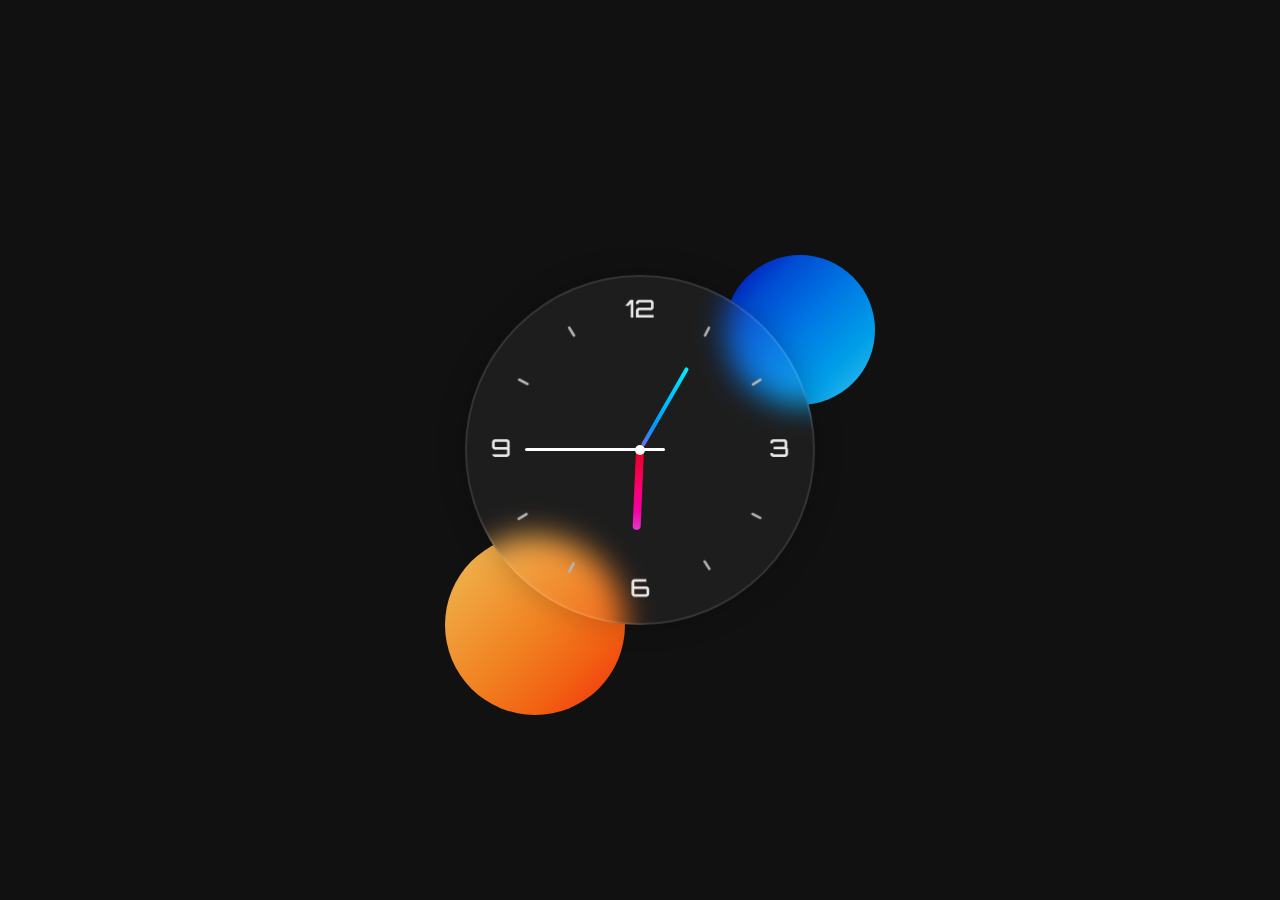
<file: Analog Clock/index.html>
<!DOCTYPE html>
<html lang="en">
<head>
    <meta charset="UTF-8">
    <meta http-equiv="X-UA-Compatible" content="IE=edge">
    <meta name="viewport" content="width=device-width, initial-scale=1.0">
    <link rel="stylesheet" href="style.css">
    <title>Analog Clock | Personal Projects-1</title>
</head>
<body>
    <div class="container">

        <div class="circle"></div>
        <div class="circle"></div>

        <div class="clock">

            <div class="clock-bg">
                <img src="clock.png" alt="">
            </div>

            <div class="hour">
                <span class="hr" id="hr"></span>
            </div>

            <div class="minute">
                <span class="min" id="min"></span>
            </div>

            <div class="second">
                <span class="sec" id="sec"></span>
            </div>




        </div>
    
    
    
    
    </div>

    <script src="index.js"></script>
    
</body>
</html>
</file>
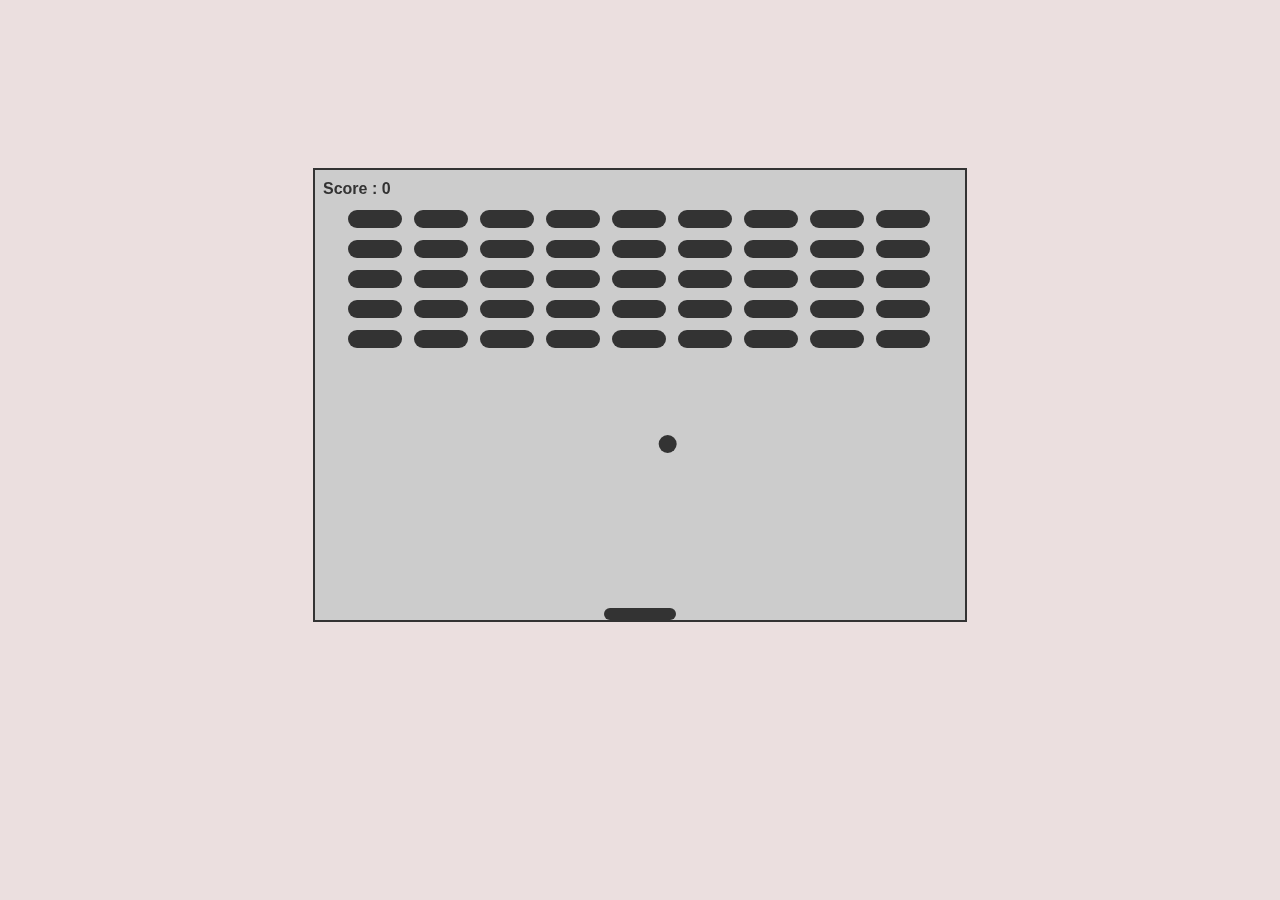
<file: Breakout Game/index.html>
<!DOCTYPE html>
<html lang="en">
<head>
    <meta charset="UTF-8">
    <meta http-equiv="X-UA-Compatible" content="IE=edge">
    <meta name="viewport" content="width=device-width, initial-scale=1.0">
    <link rel="stylesheet" href="style.css">
    <title>BreakOut Game | Personal Projects - Drave-Coding</title>
</head>
<body>
    <canvas id="game" height="450" width="650"></canvas>
    


    <script src="index.js"></script>
</body>
</html>
</file>
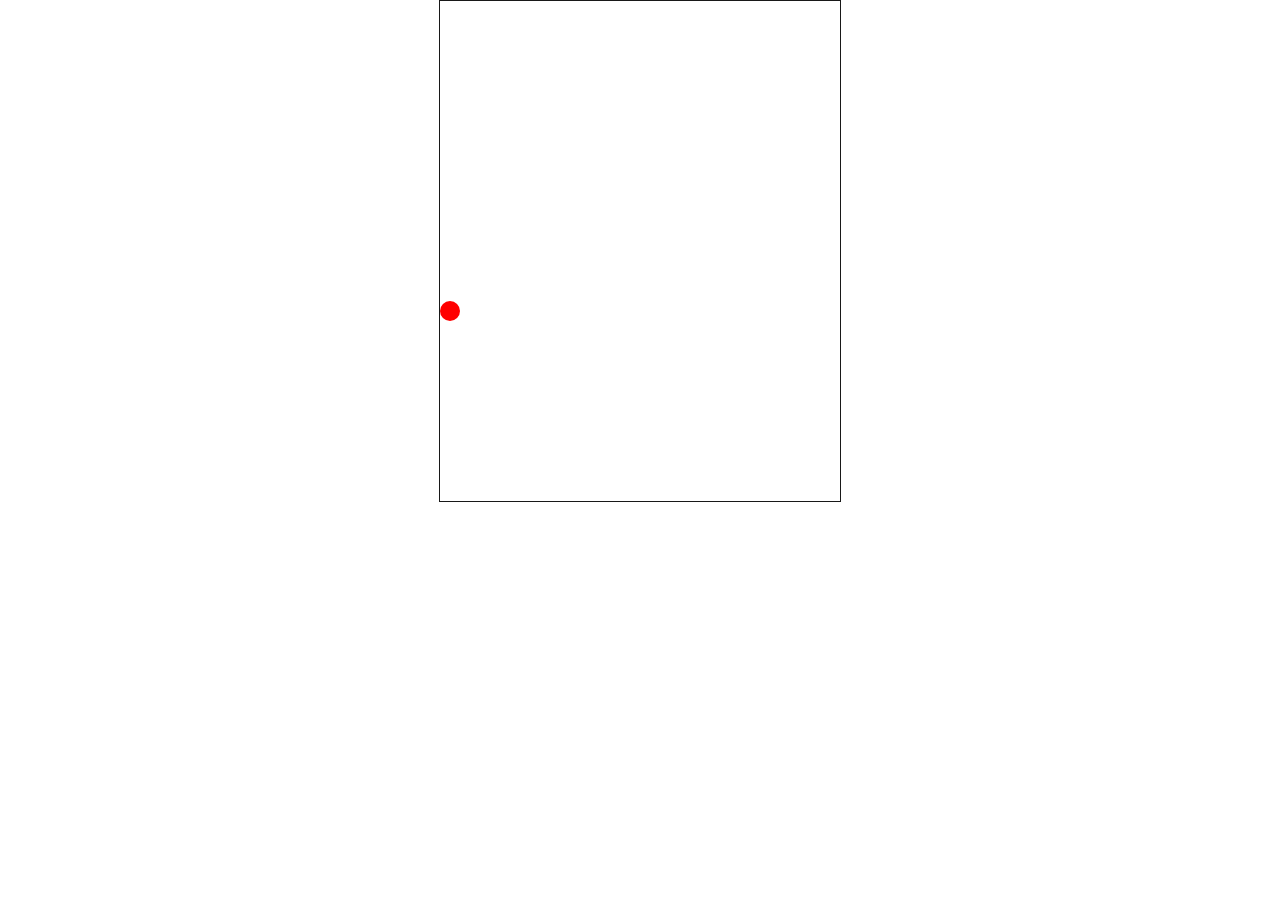
<file: Float Game/index.html>
<!DOCTYPE html>
<html lang="en" onclick ="jump()">
<head>
    <meta charset="UTF-8">
    <meta http-equiv="X-UA-Compatible" content="IE=edge">
    <meta name="viewport" content="width=device-width, initial-scale=1.0">
    <link rel="stylesheet" href="style.css">
    <title>Flappy Game | Personal Projects</title>
</head>
<body>
    
    <div id="game">
        <div id="block"></div>
        <div id="hole"></div>
        <div id="character"></div>
    </div>
    <script src="index.js"></script>
</body>
</html>
</file>
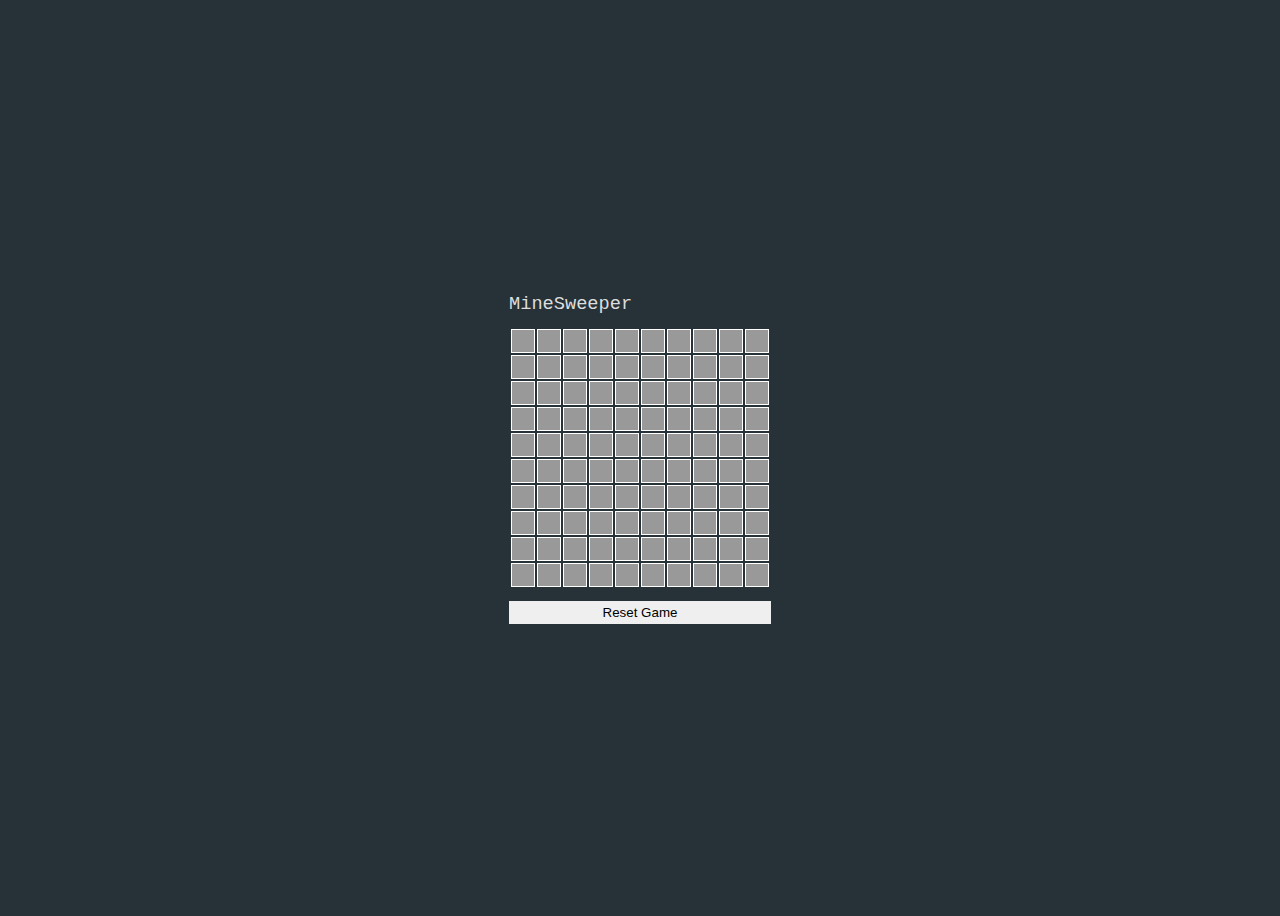
<file: Minesweeper/index.html>
<!DOCTYPE html>
<html lang="en">
<head>
    <meta charset="UTF-8">
    <meta http-equiv="X-UA-Compatible" content="IE=edge">
    <meta name="viewport" content="width=device-width, initial-scale=1.0">
    <link rel="stylesheet" href="style.css">
    <title>MineSweeper Game | Personal Projects Drave-Coding</title>
</head>
<body>
    <h1>MineSweeper</h1>
    <table id="grid"></table>
    <button onclick="generateGrid();">Reset Game</button>



    <script src="index.js"></script>
</body>
</html>
</file>
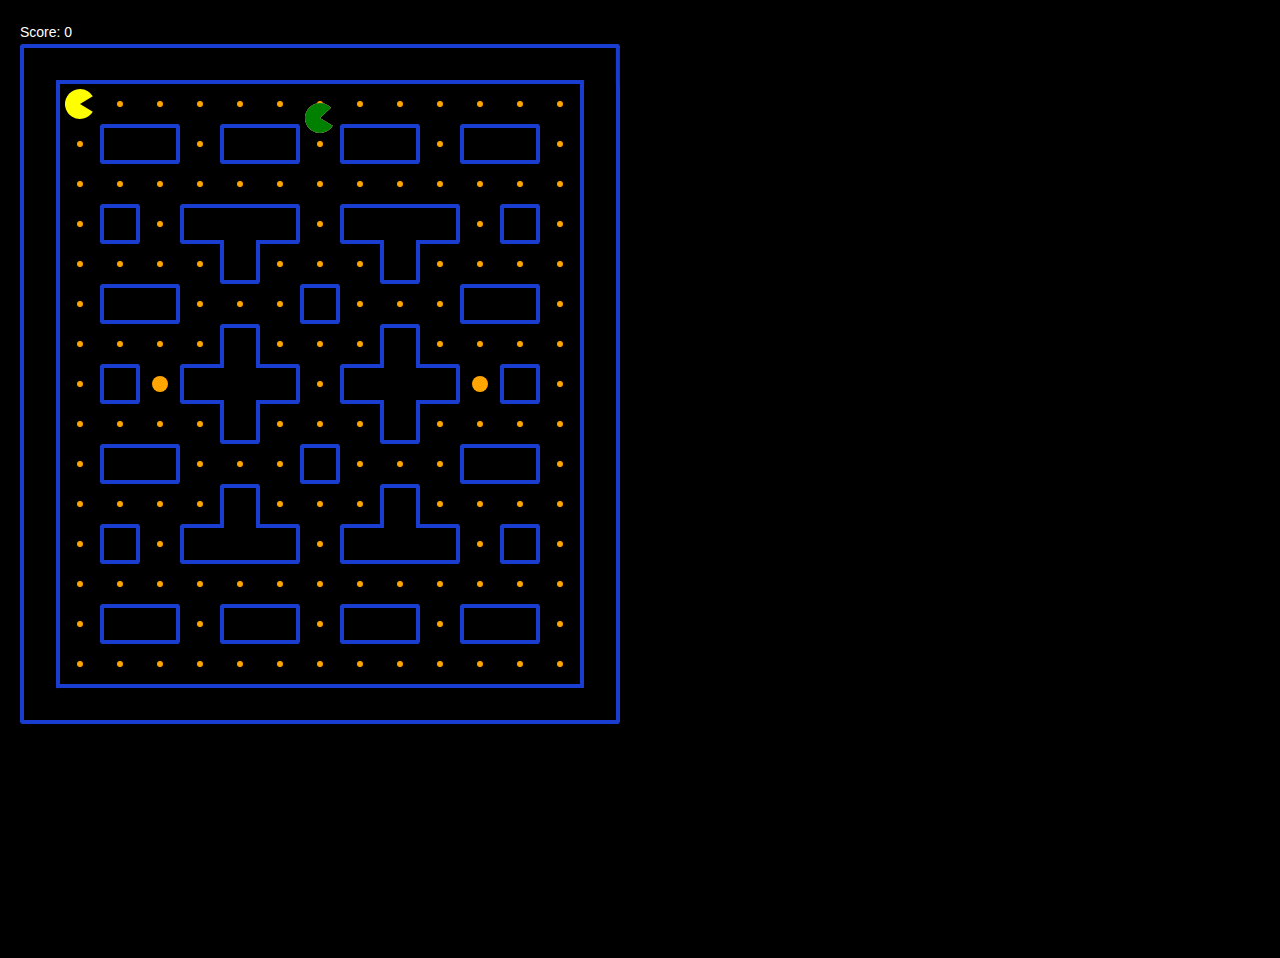
<file: PacMan 2.0 Game/index.html>
<!DOCTYPE html>
<html lang="en">
<head>
    <meta charset="UTF-8">
    <meta name="viewport" content="width=device-width, initial-scale=1.0">
    <meta name="viewport" content= "width=device-width, user-scalable=no">
    <title>Pacman 2.0 | Personal Projects - DraveCoding</title>
    <link rel="stylesheet" href="style.css">
</head>
<body>
    
    <p style="color: white; font-family: sans-serif; font-size: 14px; margin-bottom: 4px;">
        <span>Score: </span>
        <span id="scoreEl">0</span>
    </p>
    
    <canvas></canvas>
    
    <script src="./index.js"></script>
    
</body>
</html>
</file>
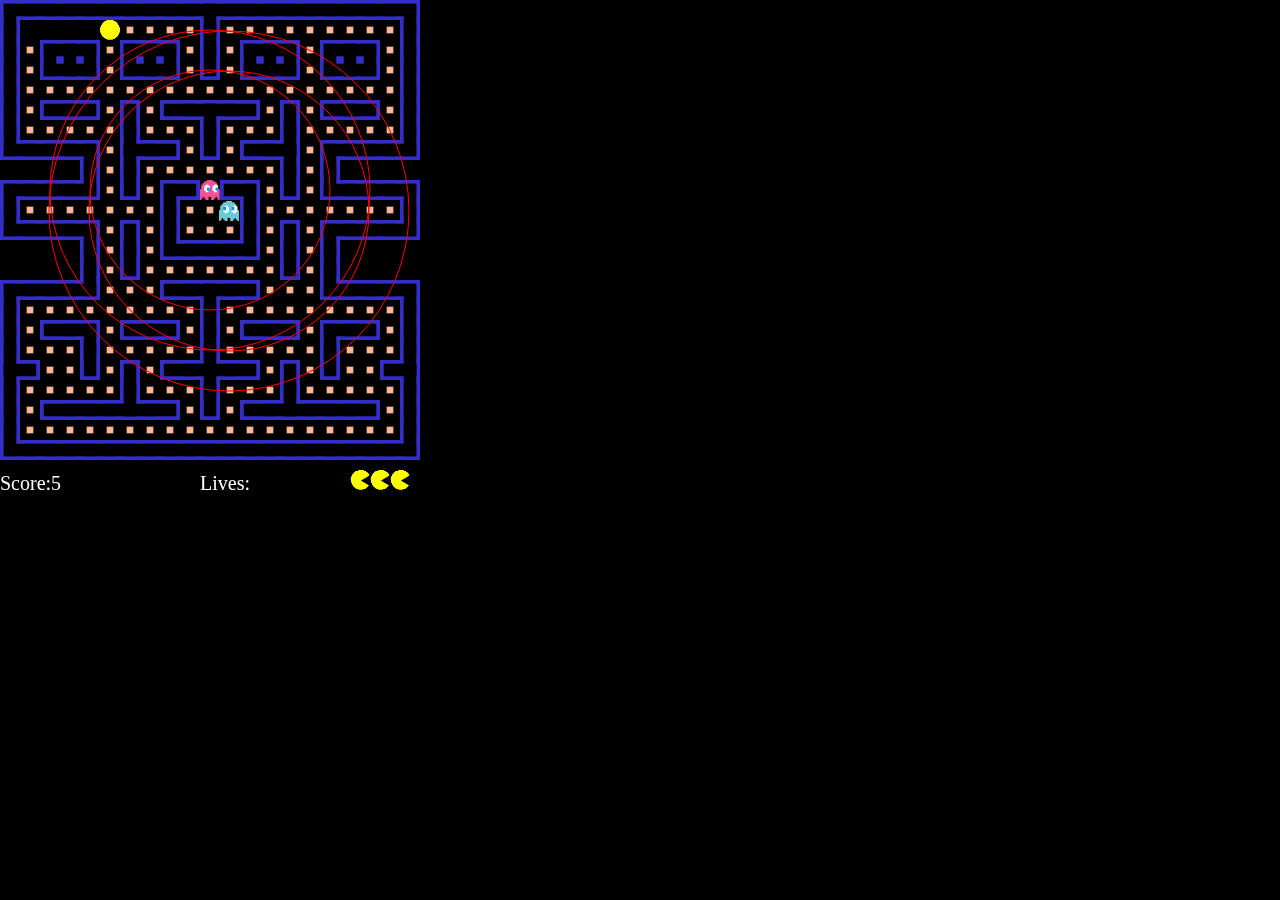
<file: PacMan Game/index.html>
<!DOCTYPE html>
<html lang="en">
<head>
    <meta charset="UTF-8">
    <meta http-equiv="X-UA-Compatible" content="IE=edge">
    <meta name="viewport" content="width=device-width, initial-scale=1.0">
    <title>PacMan Game | Personal Projects</title>
</head>
<body style="margin: 0px; background-color: black; overflow-y: hidden; overflow-x: hidden;">
    <canvas id="canvas" width="500" height="500"></canvas>
    <div style="display:none">
        <img id="animations" src="assets/animations.gif" alt="">
        <img id = "ghosts" src="assets/ghost.png" alt="">
    </div>
    <script src="ghost.js"></script>
    <script src="pacman.js"></script>
    <script src="game.js"></script>
    
</body>
</html>
</file>
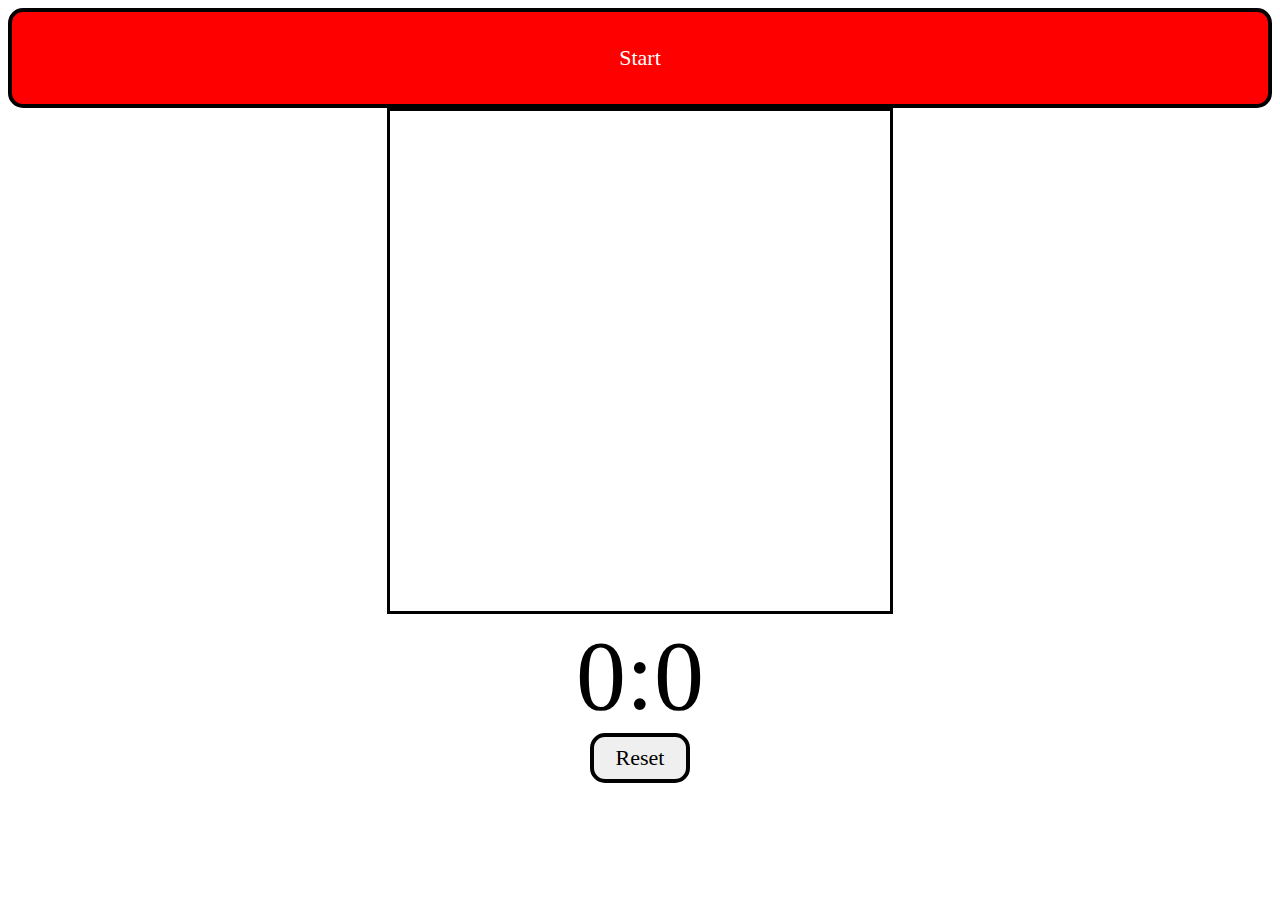
<file: Ping pong game/index.html>
<!DOCTYPE html>
<html lang="en">
<head>
    <meta charset="UTF-8">
    <meta http-equiv="X-UA-Compatible" content="IE=edge">
    <meta name="viewport" content="width=device-width, initial-scale=1.0">
    <link rel="stylesheet" href="style.css">
    <title>PingPong Game | Personal Projects</title>
</head>
<body>
    <div id="gameContainer">
        
           <button id="startBtn">Start</button>
        
        
        <canvas id="gameBoard" width ="500" height="500"></canvas>
        <div id="scoreText">0:0</div>
        <button id="resetBtn">Reset</button>
        
    </div>




    <script src="index.js"></script>
    
</body>
</html>
</file>
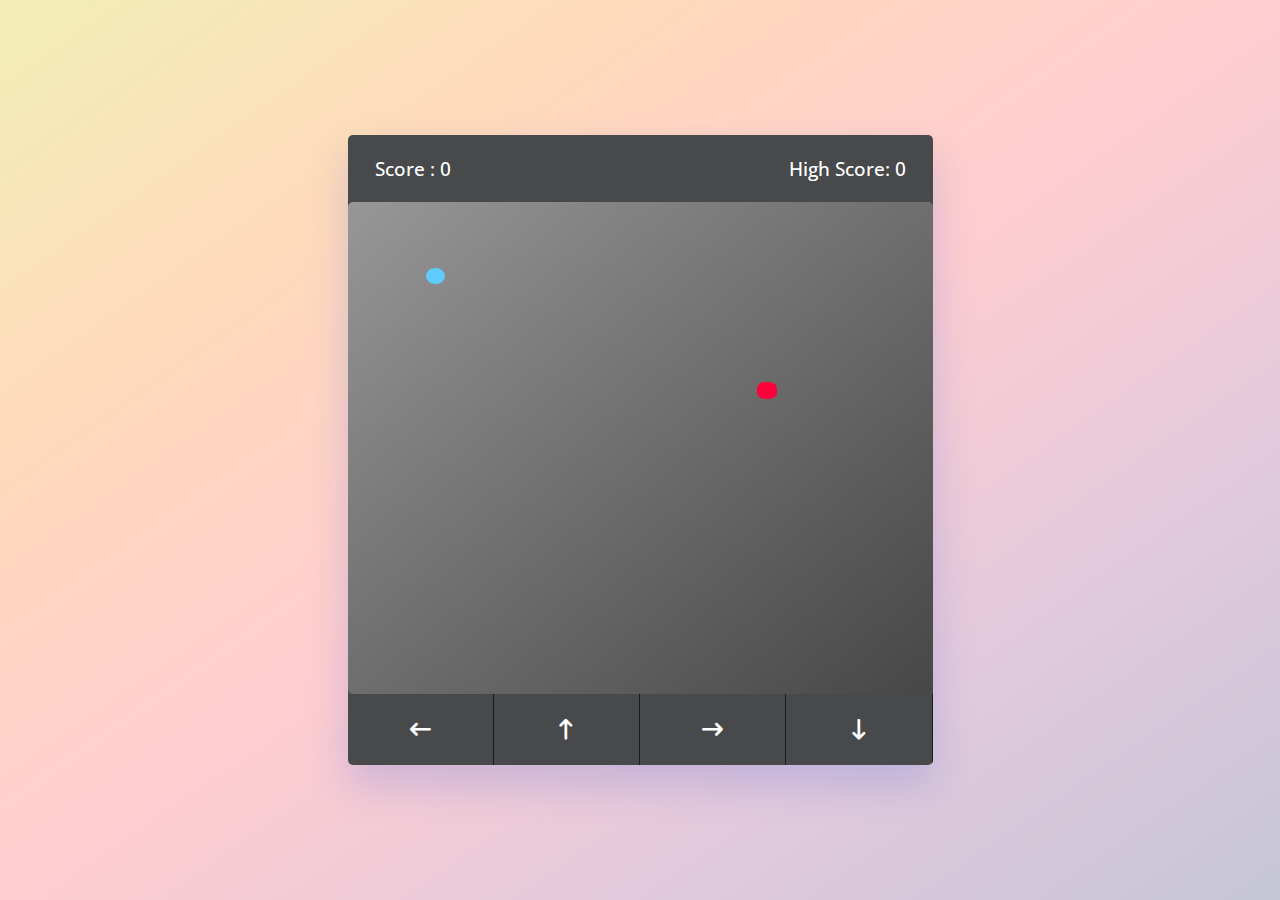
<file: Snake Game/index.html>
<!DOCTYPE html>
<html lang="en">
<head>
    <meta charset="UTF-8">
    <meta http-equiv="X-UA-Compatible" content="IE=edge">
    <meta name="viewport" content="width=device-width, initial-scale=1.0">
    <link rel="stylesheet" href="https://cdnjs.cloudflare.com/ajax/libs/font-awesome/6.3.0/css/all.min.css">
    
    <link rel="stylesheet" href="style.css">
    <title>Snake Game | Personal Projects</title>
</head>
<body>
    <div class="wrapper">
        <div class="game-details">
            <span class="score">Score : 0</span>
            <span class="high-score">High Score: 0</span>
        </div>

        <div class="play-board"></div>
        
        <div class="controls">
            <i class="fa-solid fa-arrow-left-long" data-key= "ArrowLeft"></i>
            <i class="fa-solid fa-arrow-up-long" data-key= "ArrowUp"></i>
            <i class="fa-solid fa-arrow-right-long" data-key= "ArrowRight"></i>
            <i class="fa-solid fa-arrow-down-long" data-key= "ArrowDown"></i>
        </div>

    </div>
    
    
    <script src="index.js"></script>
   
    
</body>
</html>
</file>
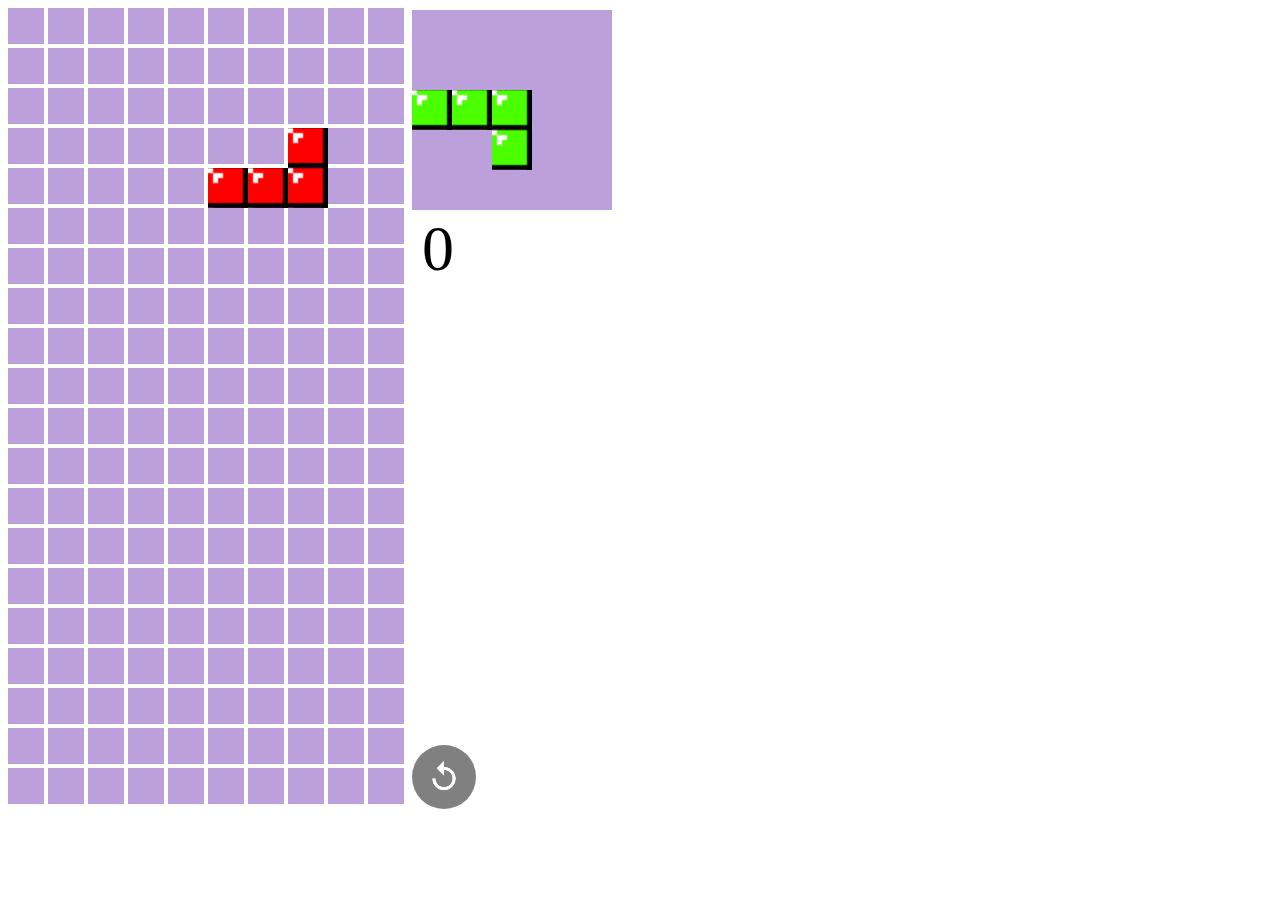
<file: Tetris Game/index.html>
<html>
  <head>
    <title>Tetris Game</title>
    <style>
      button:hover {
        background-color: #bca0dc !important;
      }
      button:active {
        background-color: #9969d0 !important;
      }
    </style>
  </head>
  <body>
    <canvas id="canvas" width="400" height="800"> </canvas>
    <canvas
      id="nextShapeCanvas"
      width="200"
      height="200"
      style="position: absolute; top: 10"
    >
    </canvas>

    <canvas
      id="scoreCanvas"
      width="200"
      height="200"
      style="position: absolute; top: 220"
    >
    </canvas>

    <button
      style="
        width: 64px;
        height: 64px;
        border-radius: 50%;
        background-color: gray;
        border: 0px;
      "
      onClick="resetVars()"
    >
      <svg height="100%" version="1.1" viewBox="0 0 36 36" width="100%">
        <use class="ytp-svg-shadow" xlink:href="#ytp-id-54"></use>
        <path
          class="ytp-svg-fill"
          fill="#ffffff"
          d="M 18,11 V 7 l -5,5 5,5 v -4 c 3.3,0 6,2.7 6,6 0,3.3 -2.7,6 -6,6 -3.3,0 -6,-2.7 -6,-6 h -2 c 0,4.4 3.6,8 8,8 4.4,0 8,-3.6 8,-8 0,-4.4 -3.6,-8 -8,-8 z"
          id="ytp-id-54"
        ></path>
      </svg>
    </button>
    <img id="image" src="rotations.png" style="display: none" />

    <script src="./index.js"></script>
  </body>
</html>
</file>
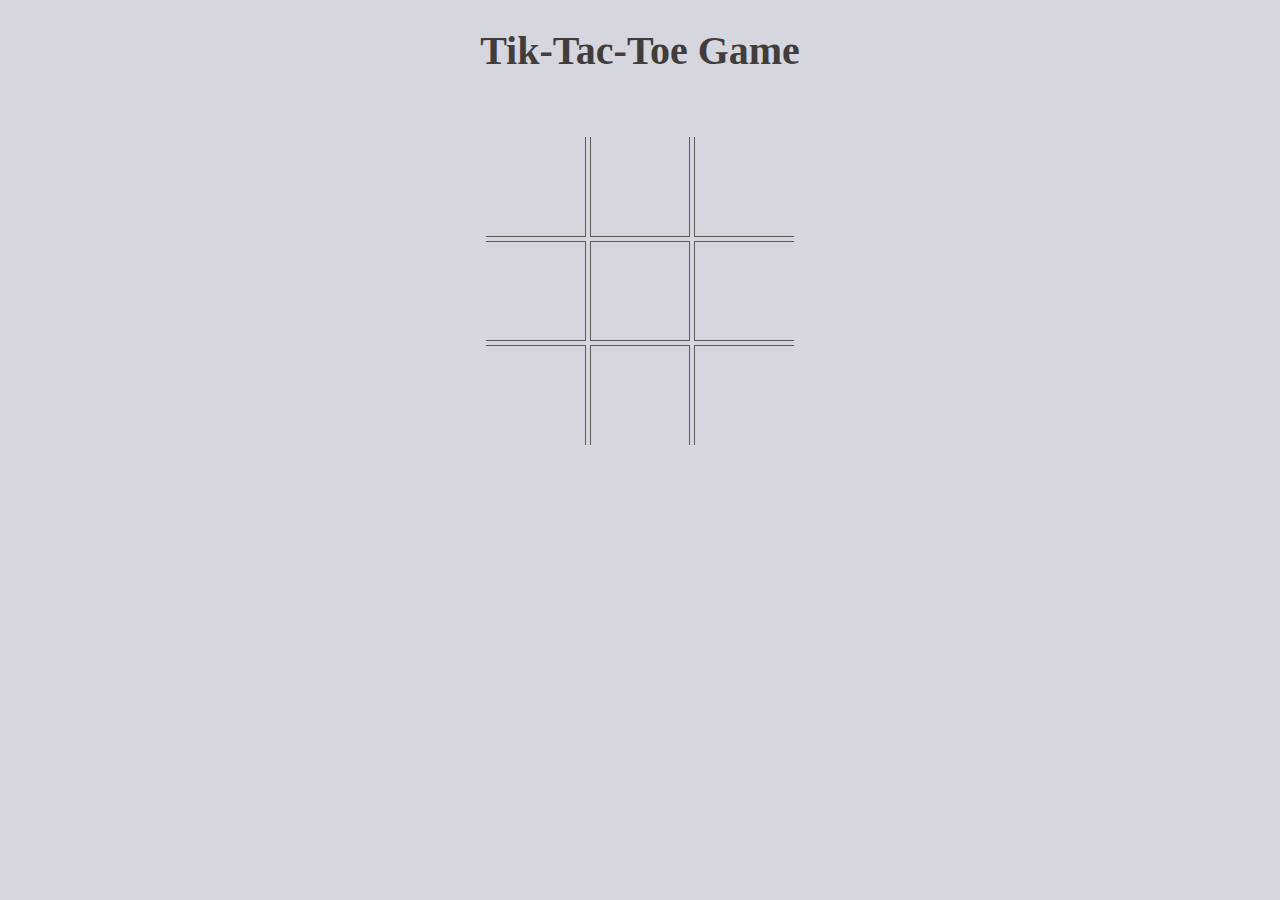
<file: Tik-tak-toe/index.html>
<!DOCTYPE html>
<html lang="en">
<head>
    <meta charset="UTF-8">
    <meta http-equiv="X-UA-Compatible" content="IE=edge">
    <meta name="viewport" content="width=device-width, initial-scale=1.0">
    <link rel="stylesheet" href="style.css">
    <title>Tik-Tac_Toe Game | Personal Projects</title>
</head>
<body>
    <h1>Tik-Tac-Toe Game</h1>
    <div id="container">
        <!-- top row -->
        <div class="block">
            <div id="box1" class="box top left">
                <span data-player = "none" onclick="play(this)">&nbsp;</span>
            </div>
            <div id="box2" class="box top">
                <span data-player = "none" onclick="play(this)">&nbsp;</span>
            </div>
            <div id="box3" class="box top right">
                <span data-player = "none" onclick="play(this)">&nbsp;</span>
            </div>
        </div>
        <!-- middle row -->
        <div class="block">
            <div id="box4" class="box left">
                <span data-player = "none" onclick="play(this)">&nbsp;</span>
            </div>
            <div id="box5" class="box">
                <span data-player = "none" onclick="play(this)">&nbsp;</span>
            </div>
            <div id="box6" class="box right">
                <span data-player = "none" onclick="play(this)">&nbsp;</span>
            </div>
        </div>
        <!-- bottom row -->
        <div class="block">
            <div id="box7" class="box bottom left">
                <span data-player = "none" onclick="play(this)">&nbsp;</span>
            </div>
            <div id="box8" class="box bottom">
                <span data-player = "none" onclick="play(this)">&nbsp;</span>
            </div>
            <div id="box9" class="box bottom right">
                <span data-player = "none" onclick="play(this)">&nbsp;</span>
            </div>
        </div>
    </div>

    





    <script src="index.js"></script>
</body>
</html>
</file>
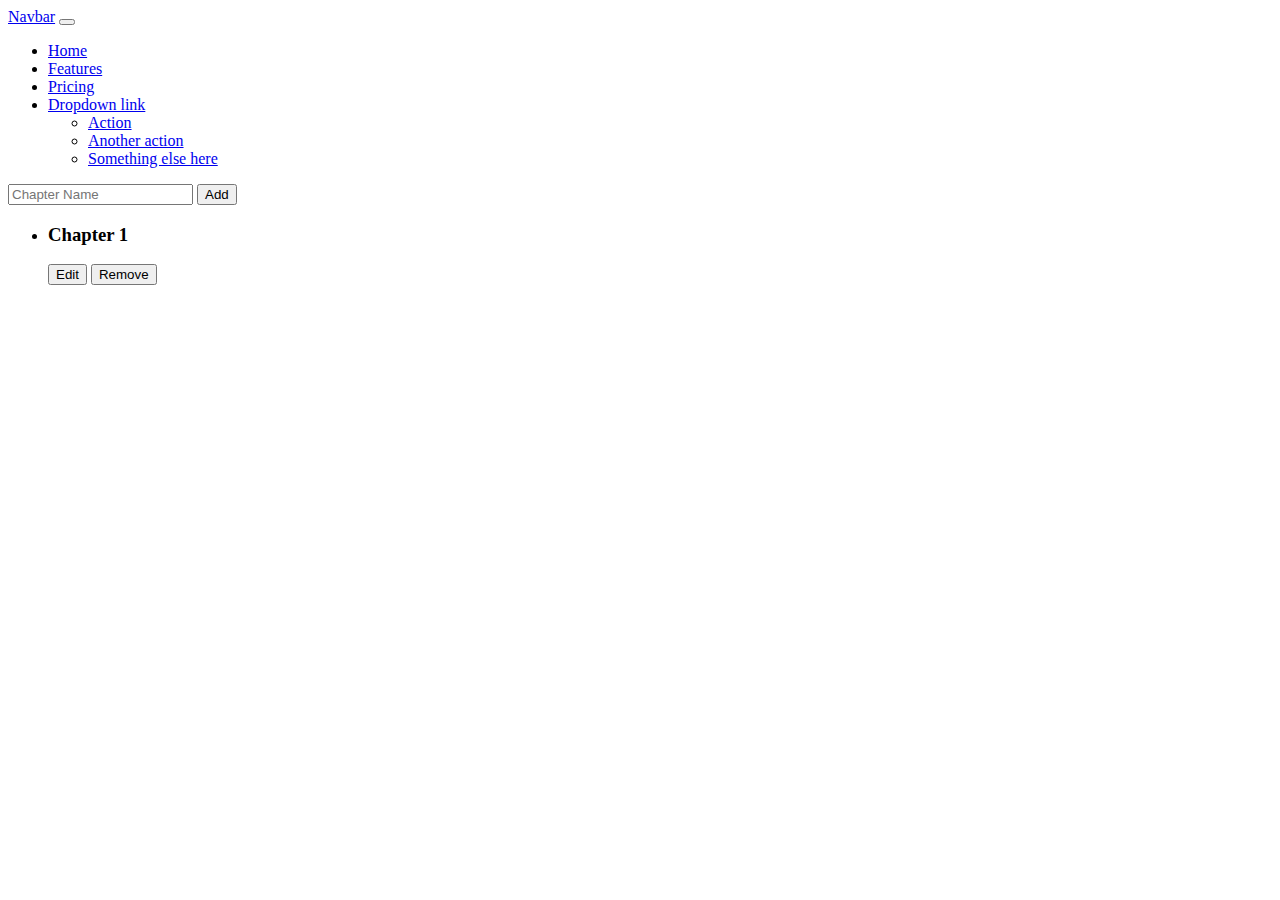
<file: Basic Crud app/course.html>
<!DOCTYPE html>
<html lang="en">
<head>
    <meta charset="UTF-8">
    <meta http-equiv="X-UA-Compatible" content="IE=edge">
    <meta name="viewport" content="width=device-width, initial-scale=1.0">
    <link href="https://cdn.jsdelivr.net/npm/bootstrap@5.1.3/dist/css/bootstrap.min.css" rel="stylesheet" integrity="sha384-1BmE4kWBq78iYhFldvKuhfTAU6auU8tT94WrHftjDbrCEXSU1oBoqyl2QvZ6jIW3" crossorigin="anonymous">
    <title>Add Course Pages</title>

</head>
<body>
    <header>
        <nav class="navbar navbar-expand-lg navbar-dark bg-primary">
            <div class="container-fluid">
              <a class="navbar-brand" href="#">Navbar</a>
              <button class="navbar-toggler" type="button" data-bs-toggle="collapse" data-bs-target="#navbarNavDropdown" aria-controls="navbarNavDropdown" aria-expanded="false" aria-label="Toggle navigation">
                <span class="navbar-toggler-icon"></span>
              </button>
              <div class="collapse navbar-collapse" id="navbarNavDropdown">
                <ul class="navbar-nav">
                  <li class="nav-item">
                    <a class="nav-link active" aria-current="page" href="#">Home</a>
                  </li>
                  <li class="nav-item">
                    <a class="nav-link" href="#">Features</a>
                  </li>
                  <li class="nav-item">
                    <a class="nav-link" href="#">Pricing</a>
                  </li>
                  <li class="nav-item dropdown">
                    <a class="nav-link dropdown-toggle" href="#" id="navbarDropdownMenuLink" role="button" data-bs-toggle="dropdown" aria-expanded="false">
                      Dropdown link
                    </a>
                    <ul class="dropdown-menu" aria-labelledby="navbarDropdownMenuLink">
                      <li><a class="dropdown-item" href="#">Action</a></li>
                      <li><a class="dropdown-item" href="#">Another action</a></li>
                      <li><a class="dropdown-item" href="#">Something else here</a></li>
                    </ul>
                  </li>
                </ul>
              </div>
            </div>
          </nav>
    </header>
    
    <main>
        <div class="container mt-5 col-6 ">
        <div class="input-group mb-3">
            <input type="text" class="form-control border border-2" placeholder="Chapter Name" aria-label="Recipient's username" aria-describedby="button-addon2">
            <button id = "add_btn" class="btn btn-outline-success" type="button" id="button-addon2">Add</button>
            
                
          </div>

          <ul id = 'parentList' class="list-group ">
            <li class="list-group-item d-flex justify-content-between">
                <h3 class="flex-grow-1">Chapter 1 </h3>
                <button id = "edit_btn" class="mx-3 btn btn-outline-warning" onclick="editChapter(this)" >Edit</button> 
                <button id = "remove_btn" class="btn btn-outline-danger" onclick="removeChapter(this)" >Remove</button> 
                
            </li>
            
          </ul>
        </div>
    </main>

    <script>
        let addBtn = document.getElementById('add_btn');
        addBtn.addEventListener('click',addChapter);
        let parentList = document.getElementById('parentList');

        //Add
        function addChapter(e){
            if(parentList.children[0].className=='emptyMsg'){
                parentList.children[0].remove()
            }
            let currBtn = e.currentTarget;
            let currentInput = currBtn.previousElementSibling;
            let currChapterName = currentInput.value;
            

            let newLi = document.createElement('li');
            
            newLi.className = 'list-group-item d-flex   justify-content-between';
            newLi.innerHTML = `<h3 class="flex-grow-1">${currChapterName}</h3>
                <button id = "edit_btn" class="mx-3 btn btn-outline-warning" onclick="editChapter(this)" >Edit</button> 
                <button id = "remove_btn" class="btn btn-outline-danger" onclick="removeChapter(this)" >Remove</button> `

            
            parentList.appendChild(newLi);
        }

        //remove
        function removeChapter(currElement){
            currElement.parentElement.remove();
            let parentList = document.getElementById('parentList');
            if(parentList.children.length <= 0){
                let newEmptyMsg = document.createElement('h3');
                newEmptyMsg.classList.add('emptyMsg');
                newEmptyMsg.textContent = "Nothing is there so add a new chapter"
                parentList.appendChild(newEmptyMsg);
            }


        }

        //edit
        function editChapter(currElement){
            if(currElement.textContent == "Done"){
                currElement.textContent = "Edit"
                let currChapterName= currElement.previousElementSibling.value;
                let currHeading = document.createElement('h3');
                currHeading.className = "flex-grow-1"
               currHeading.textContent = currChapterName;
               currElement.parentElement.replaceChild(currHeading,currElement.previousElementSibling)
            }
            else{ 
            currElement.textContent = "Done"
           let currChapterName= currElement.previousElementSibling.textContent;
           let currInput = document.createElement('input');
           currInput.type = 'text';
           currInput.placeholder = 'Chapter Name';
           currInput.className = 'form-control';
           currInput.value = currChapterName;

           currElement.parentElement.replaceChild(currInput,currElement.previousElementSibling)

        }
    }

       
            
        

    </script>
</body>
</html>
</file>
<file: Analog Clock/style.css>
*{
    margin: 0;
    border:0;
    box-sizing: border-box;
}

body{
    height: 100vh;
    display: flex;
    align-items: center;
    justify-content: center;
    background-color: #111;
}

.container{
    position: relative;
}

.container .circle{
    position: absolute;
    border-radius: 50%;
    pointer-events: none;
    animation: 1.5s ease-in infinite alternate;
}

.container .circle:nth-child(1){
    width: 150px;
    height: 150px;
    top: -20px;
    right: -60px;
    background-image: linear-gradient(to right bottom, #0202af, #004cd3, #0078e4, #009fe9, #45c3ea);
    animation-name: move-up;
}

@keyframes move-up{
    to{
        transform: rotateX(20deg) translateY(-10px)
    }
}

.container .circle:nth-child(2){
    width: 180px;
    height: 180px;
    bottom: -90px;
    right: 190px;
    background-image: linear-gradient(to left top, #f22a13, #f25f12, #f18322, #efa13c, #eebc5b);
    animation-name: move-down;
}

@keyframes move-down{
    to{
        transform: rotateX(-20deg) translateY(10px)
    }
}

.clock{
    width: 350px;
    height: 350px;
    display: flex;
    align-items: center;
    justify-content: center;
    border: 2px solid rgba(255, 255, 255, 0.1);
    border-radius: 50%;
    backdrop-filter: blur(15px);
    background: rgba(255, 255, 255, 0.05);
    box-shadow: 0 0 30px rgba(0, 0, 0, 0.2);
}

.clock .clock-bg img{
    width: 100%;
    height: 100%;
    
}

.clock::before{
    content: '';
    position: absolute;
    width: 10px;
    height: 10px;
    background: #fff;
    border-radius: 50%;
    z-index: 15;
}

.clock .hour,
.clock .minute,
.clock .second{
    position: absolute;
}

.clock .hour,
.clock .hour .hr{
    width: 160px;
    height: 160px;
}

.clock .minute,
.clock .minute .min{
    width: 190px;
    height: 190px;
}

.clock .second,
.clock .second .sec{
    width: 230px;
    height: 230px;
}

.clock .hour .hr,
.clock .minute .min,
.clock .second .sec{
   display: flex;
   justify-content: center;
   position: absolute;
   border-radius: 50%;}

.clock .hour .hr::before{
      content: '';
      position: absolute;
      width: 8px;
      height: 80px;
      background-image: linear-gradient(to top, #e2021d, #f20049, #f80073, #f3009f, #e239c9);
    z-index: 10;
    border-radius: 10px;
   }

   .clock .minute .min::before{
    content: '';
    position: absolute;
    width: 4px;
    height: 90px;
    background-image: linear-gradient(to top, #6a72e7, #0097ff, #00b7ff, #00d2ff, #03ebfa);
    z-index: 11;
    border-radius: 8px;

   }

   .clock .second .sec::before{
    content: '';
    position: absolute;
    width: 3px;
    height: 140px;
    background: #fff;
    z-index: 12;
    border-radius: 4px;

   }
</file>
<file: Breakout Game/style.css>
*{
    user-select: none !important;
}
body{
    height: 100%;
    display: flex;
    align-items: center;
    justify-content: center;
    background-color: #ebdfdf;
}

#game{
    background-color: #ccc;
    margin-top: 10rem;
    border: 2px solid #333;
}
</file>
<file: Float Game/style.css>
*{
    margin: 0;
    border: 0;
    
}

#game{
    width: 400px;
    height: 500px;
    border: 1px solid #181818;
    margin: auto;
    overflow: hidden;
   
    
}

#block{
    width: 50px;
    height: 500px;
    background-color: black;
    position: relative;
    left : 400px;
    animation: block 2s infinite linear;
}

@keyframes block{
    0%{left: 400px;}
    100%{left: -50px;}
}

#hole {
    width: 50px;
    height: 150px;
    background-color: white;
    position: relative;
    left :400px;
    top: -500px;
    animation: block 2s infinite linear;
}

#character{
    width: 20px;
    height: 20px;
    background-color: red;
    position: absolute; 
    top: 100px;
    border-radius: 50%;
}
</file>
<file: Minesweeper/style.css>
*{
    user-select: none !important;
}
body{
    background-color: #263238;
    color: #ddd;
    font-family: courier;
    display: grid;
    align-content: center;
    justify-content: center;
    height: 100vh;
    overflow: hidden;
}

h1{
    font-size: 14pt;
    font-weight: normal;
}

#grid{
    margin-left: auto;
    margin-right: auto;
}

#grid tr td{
    border: 1px solid #fff;
    background-color: #999;
    width: 20px;
    height: 20px;
    text-align: center;
}

#grid tr td.active{
    background-color: #333;
}

#grid tr td.mine{
    background-color: #d84315;
}

button{
    margin: 12px 0;
    padding: 4px 0;
    border: none;
    outline: none;
    cursor: pointer;
}
</file>
<file: PacMan 2.0 Game/style.css>
body{
    margin: 0;
    background-color: black;
    padding: 10px 20px;
    overflow-x: hidden;
    overflow-y: hidden;
}
</file>
<file: Snake Game/style.css>
@import url('https://fonts.googleapis.com/css2?family=Open+Sans:wght@300;400;500;600;700&display=swap');

*{
    margin: 0;
    padding: 0;
    box-sizing: border-box;
    font-family: 'Open Sans', sans-serif;
}

body{
    display: flex;
    align-items: center;
    justify-content: center;
    min-height: 100vh;
    background-image: linear-gradient(to left top, #c5c6d6, #e2c9dc, #ffcdd0, #ffdabb, #f2efb6);
}

.wrapper{
    width: 65vmin;
    height: 70vmin;
    display: flex;
    overflow: hidden;
    flex-direction: column;
    justify-content: center;    
    background: #48494b;
    border-radius: 5px;
    box-shadow: 0 20px 40px rgba(52,87,220,0.2)
}

.game-details{
    color: white;
    font-weight: 500;
    font-size: 1.2rem;
    padding: 20px 27px;
    display: flex;
    justify-content: space-between;

}

.play-board{
    height: 100%;
    width: 100%;
    display:grid;
    background-image: linear-gradient(to left top, #474748, #5a5a5b, #6e6e6e, #828282, #979797);
    border-radius: 5px;
    grid-template: repeat(30, 1fr)/repeat(30,1fr) ; /*position of food in 30s*/
}

.play-board .food{
    background: #ff003d;
    border-radius: 40%;
}

.play-board .head{
    background: #60cbff;
    border-radius: 50%;
}

.controls{
    display: flex;
    justify-content: space-between ;
}

.controls i{
    padding: 25px 0;
    text-align: center;
    font-size: 1.3rem;
    color: white;
    width: calc(100% / 4);
    cursor: pointer;
    border-right: 1px solid #171b26;
}

@media screen and (max-width: 800px){
    .wrapper{
        width: 90vmin;
        height: 115vmin;
    }

    .game-details{
        font-size: 1rem;
        padding: 15px 27px;
    }

    .controls{
        display: flex;
    }

    .controls i {
        padding: 15px 0px;
        font-size: 1rem;
    }
}
</file>
<file: Tik-tak-toe/style.css>
body{
    background: rgb(214, 214, 222);
    color: rgb(66, 61, 61);
    font-family: serif;
    text-align: center;
}

h1{
    font-size: 40px;
}

#container{
    margin: 5% auto;
    border-radius: 5px;
    text-align: center;

}

.box{
    display: inline-block;
    border: 1px solid rgb(92, 88, 88);
    width: 100px;
    height: 100px;
    text-align: center;
    box-sizing: border-box;
    padding: 0;
}

span{
    position: absolute;
    font-size: 75px;
    font-family: sans-serif;
    text-align: center;
    height: 75px;
    width: 75px;
    padding: 0;
    margin: 5px;
    margin-left: -35px;
}

.top{
    border-top: none;
}

.bottom{
    border-bottom: none;
}

.left{
    border-left: none;
}

.right{
    border-right: none;
}

.alert{
    height: 75px;
    width: 125px;
    display: inline-block;
    background-color: ghostwhite;
    position: relative;
    z-index: 10;
    margin-top: -50%;
    border-radius: 20px;
    box-shadow: 0 0 75px 2px dimgray;
    animation: larger 0.5s;
    animation-fill-mode: forwards;
    box-sizing: content-box;
    padding: 30px;
    bottom: 50px;
    top: 0;
}

button{
    background : dimgray;
    border-radius: 2px;
    color: ghostwhite;
    border: none;
    outline: none;


}

button:focus{
    background: silver;


}

.activeBox{
    background: silver;

}

@keyframes larger{
    from{
        height: 75px;
        width: 125px;
    }

    to{
        height: 100px;
        width:250px;
    }
}
</file>
<file: Ping pong game/style.css>
#gameContainer{
    text-align: center;

}
#gameBoard{
    border: 3px solid ;

}

#scoreText{
    font-family: "consolas","Mariolas";
    font-size: 100px;
}

#resetBtn{
    font-family: "Permanent Marker", cursive;
    font-size: 22px;
    width: 100px;
    height: 50px;
    border: 4px solid;
    border-radius: 15px;
    cursor: pointer;

}
#startBtn{
    display: block;
    font-family: "Permanent Marker", cursive;
    font-size: 22px;
    
    
    background-color: red;
    color: white;
    border: 4px solid black;
    border-radius: 15px;
    cursor: pointer;
    width: 100%;
    height: 100px;
    
}
</file>
